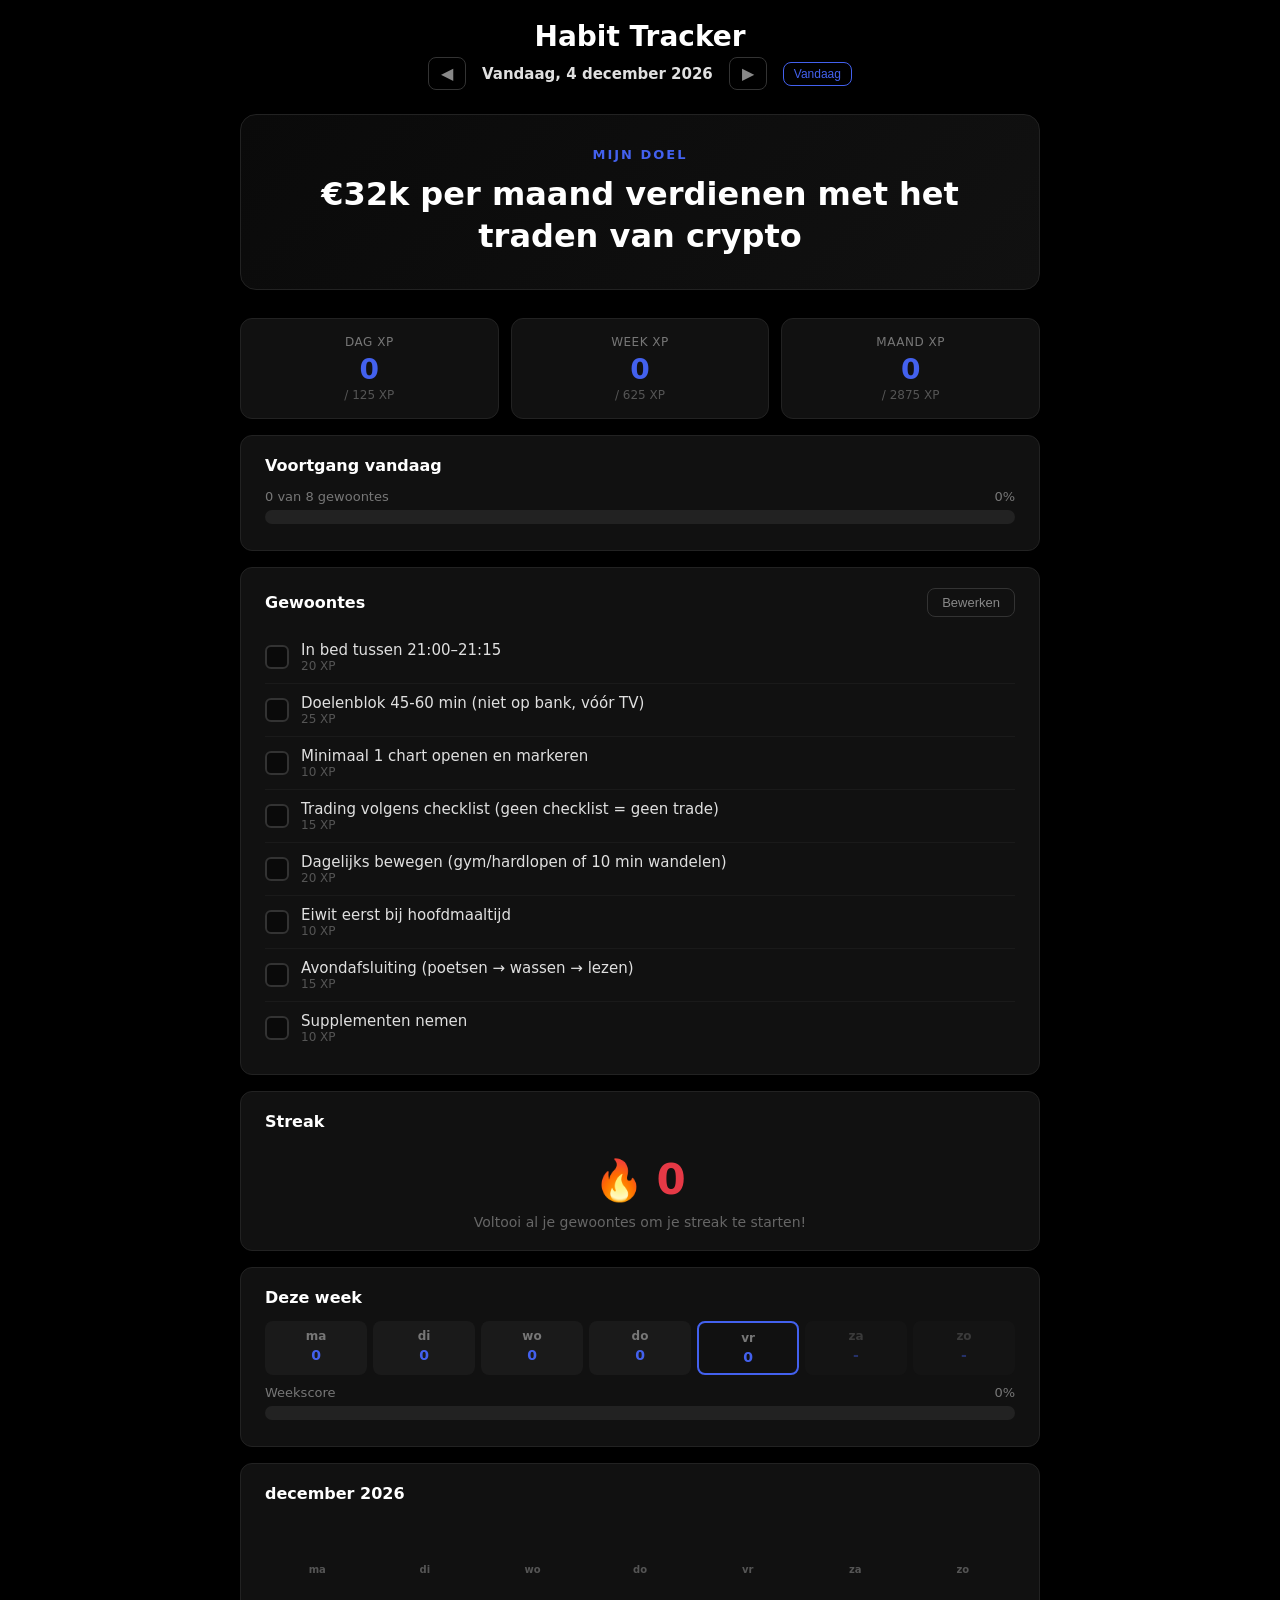
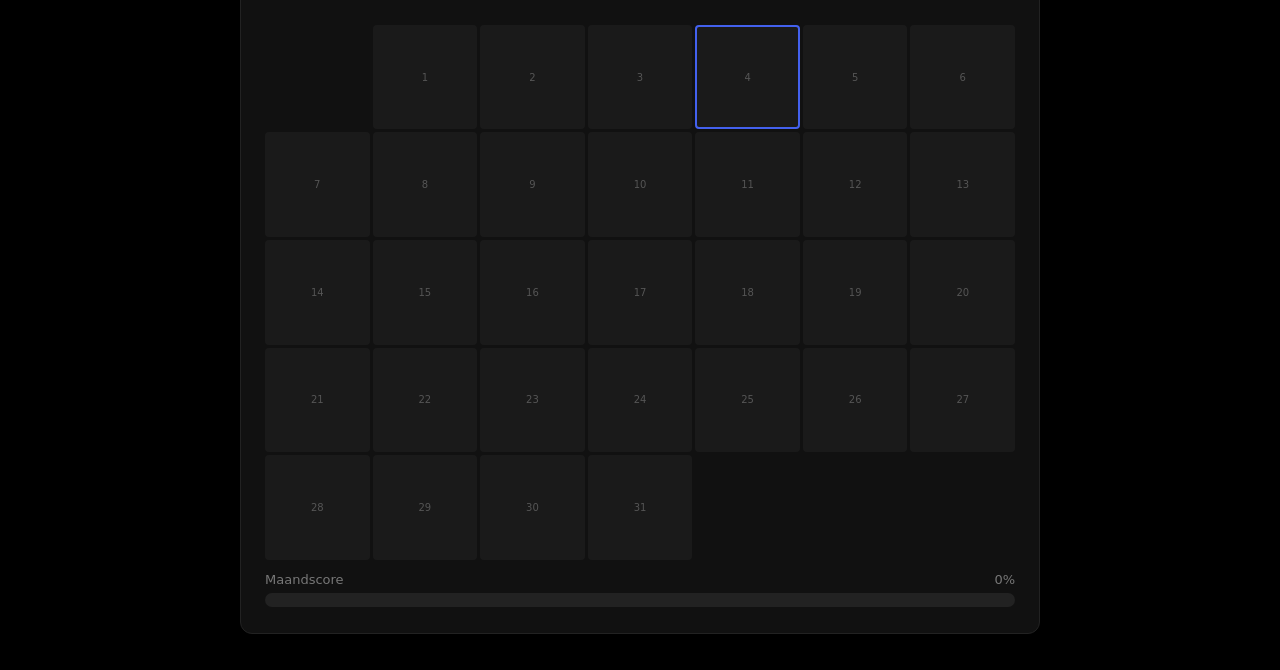
<file: index.html>
<!DOCTYPE html>
<html lang="nl">
<head>
    <meta charset="UTF-8">
    <meta name="viewport" content="width=device-width, initial-scale=1.0">
    <title>Habit Tracker Dashboard</title>
    <style>
        /* ===== RESET & BASE ===== */
        *, *::before, *::after { box-sizing: border-box; margin: 0; padding: 0; }

        body {
            font-family: 'Segoe UI', system-ui, -apple-system, sans-serif;
            background: #000;
            color: #e0e0e0;
            min-height: 100vh;
            padding: 20px;
        }

        /* ===== LAYOUT ===== */
        .dashboard {
            max-width: 800px;
            margin: 0 auto;
        }

        .header {
            text-align: center;
            margin-bottom: 24px;
        }

        .header h1 {
            font-size: 28px;
            color: #fff;
            margin-bottom: 4px;
        }

        .header .date-display {
            font-size: 15px;
            color: #888;
        }

        /* ===== GOAL BANNER ===== */
        .goal-banner {
            text-align: center;
            padding: 32px 20px;
            margin-bottom: 28px;
            border: 1px solid #222;
            border-radius: 16px;
            background: linear-gradient(135deg, #0a0a0a, #111);
        }

        .goal-label {
            font-size: 13px;
            text-transform: uppercase;
            letter-spacing: 2px;
            color: #4361ee;
            margin-bottom: 12px;
            font-weight: 700;
        }

        .goal-text {
            font-size: 32px;
            font-weight: 800;
            color: #fff;
            line-height: 1.3;
        }

        /* ===== CARDS ===== */
        .card {
            background: #111;
            border-radius: 12px;
            padding: 20px 24px;
            margin-bottom: 16px;
            border: 1px solid #222;
        }

        .card-title {
            font-size: 16px;
            font-weight: 700;
            margin-bottom: 14px;
            color: #fff;
            display: flex;
            align-items: center;
            gap: 8px;
        }

        /* ===== SCORE STRIP ===== */
        .score-strip {
            display: grid;
            grid-template-columns: repeat(3, 1fr);
            gap: 12px;
            margin-bottom: 16px;
        }

        .score-box {
            background: #111;
            border-radius: 12px;
            padding: 16px;
            text-align: center;
            border: 1px solid #222;
        }

        .score-box .label {
            font-size: 12px;
            text-transform: uppercase;
            letter-spacing: 0.5px;
            color: #777;
            margin-bottom: 4px;
        }

        .score-box .value {
            font-size: 28px;
            font-weight: 800;
            color: #4361ee;
        }

        .score-box .sub {
            font-size: 12px;
            color: #555;
            margin-top: 2px;
        }

        /* ===== PROGRESS BAR ===== */
        .progress-container {
            margin-bottom: 6px;
        }

        .progress-header {
            display: flex;
            justify-content: space-between;
            font-size: 13px;
            color: #777;
            margin-bottom: 6px;
        }

        .progress-bar {
            width: 100%;
            height: 14px;
            background: #222;
            border-radius: 7px;
            overflow: hidden;
        }

        .progress-fill {
            height: 100%;
            background: linear-gradient(90deg, #4361ee, #3a86ff);
            border-radius: 7px;
            transition: width 0.4s ease;
            min-width: 0;
        }

        .progress-fill.complete {
            background: linear-gradient(90deg, #2ec4b6, #06d6a0);
        }

        /* ===== HABIT LIST ===== */
        .habit-item {
            display: flex;
            align-items: center;
            padding: 10px 0;
            border-bottom: 1px solid #1a1a1a;
            gap: 12px;
        }

        .habit-item:last-child { border-bottom: none; }

        .habit-checkbox {
            width: 24px;
            height: 24px;
            border-radius: 6px;
            border: 2px solid #333;
            cursor: pointer;
            display: flex;
            align-items: center;
            justify-content: center;
            flex-shrink: 0;
            transition: all 0.2s;
            background: #0a0a0a;
        }

        .habit-checkbox.checked {
            background: #4361ee;
            border-color: #4361ee;
        }

        .habit-checkbox.checked::after {
            content: '✓';
            color: #fff;
            font-size: 14px;
            font-weight: 700;
        }

        .habit-info {
            flex: 1;
        }

        .habit-name {
            font-size: 15px;
            font-weight: 500;
            color: #e0e0e0;
        }

        .habit-xp {
            font-size: 12px;
            color: #555;
        }

        .habit-name.done {
            text-decoration: line-through;
            color: #444;
        }

        /* ===== STREAK ===== */
        .streak-display {
            display: flex;
            align-items: center;
            justify-content: center;
            gap: 12px;
            padding: 10px 0;
        }

        .streak-fire {
            font-size: 40px;
            line-height: 1;
        }

        .streak-count {
            font-size: 42px;
            font-weight: 800;
            color: #e63946;
        }

        .streak-label {
            font-size: 14px;
            color: #666;
            text-align: center;
        }

        /* ===== WEEK VIEW ===== */
        .week-row {
            display: grid;
            grid-template-columns: repeat(7, 1fr);
            gap: 6px;
            margin-bottom: 10px;
        }

        .week-day {
            text-align: center;
            padding: 8px 4px;
            border-radius: 8px;
            font-size: 12px;
            background: #1a1a1a;
        }

        .week-day .day-label {
            font-weight: 700;
            margin-bottom: 4px;
            color: #777;
        }

        .week-day .day-score {
            font-weight: 800;
            color: #4361ee;
            font-size: 14px;
        }

        .week-day.today {
            background: #111;
            border: 2px solid #4361ee;
        }

        .week-day.complete {
            background: #0a2e1f;
        }

        .week-day.weekend {
            opacity: 0.4;
        }

        .week-day.weekend.active {
            opacity: 1;
        }

        /* ===== CONGRATULATIONS ===== */
        .congrats {
            display: none;
            background: linear-gradient(135deg, #064e3b, #0a3d3d);
            color: #fff;
            border-radius: 12px;
            padding: 20px;
            text-align: center;
            margin-bottom: 16px;
            animation: slideIn 0.4s ease;
            border: 1px solid #0d6e4f;
        }

        .congrats.show { display: block; }

        .congrats .congrats-icon { font-size: 36px; margin-bottom: 6px; }
        .congrats .congrats-text { font-size: 18px; font-weight: 700; }
        .congrats .congrats-sub { font-size: 13px; opacity: 0.9; margin-top: 4px; }

        @keyframes slideIn {
            from { transform: translateY(-10px); opacity: 0; }
            to { transform: translateY(0); opacity: 1; }
        }

        /* ===== SETTINGS / EDIT PANEL ===== */
        .settings-btn {
            background: none;
            border: 1px solid #333;
            border-radius: 8px;
            padding: 6px 14px;
            font-size: 13px;
            cursor: pointer;
            color: #888;
            transition: all 0.2s;
        }

        .settings-btn:hover {
            background: #1a1a1a;
            border-color: #555;
        }

        .edit-panel {
            display: none;
            margin-top: 14px;
            border-top: 1px solid #222;
            padding-top: 14px;
        }

        .edit-panel.show { display: block; }

        .edit-row {
            display: flex;
            align-items: center;
            gap: 8px;
            margin-bottom: 8px;
        }

        .edit-row input[type="text"] {
            flex: 1;
            padding: 8px 12px;
            border: 1px solid #333;
            border-radius: 8px;
            font-size: 14px;
            background: #0a0a0a;
            color: #e0e0e0;
        }

        .edit-row input[type="number"] {
            width: 70px;
            padding: 8px 10px;
            border: 1px solid #333;
            border-radius: 8px;
            font-size: 14px;
            text-align: center;
            background: #0a0a0a;
            color: #e0e0e0;
        }

        .edit-row button {
            padding: 8px 12px;
            border: none;
            border-radius: 8px;
            cursor: pointer;
            font-size: 13px;
        }

        .btn-remove {
            background: #2a0a0a;
            color: #e63946;
        }

        .btn-remove:hover { background: #3a1010; }

        .btn-add {
            background: #4361ee;
            color: #fff;
            width: 100%;
            padding: 10px;
            font-weight: 600;
            margin-top: 4px;
        }

        .btn-add:hover { background: #3651d4; }

        /* ===== WEEKEND TOGGLE ===== */
        .toggle-row {
            display: flex;
            align-items: center;
            justify-content: space-between;
            padding: 8px 0;
        }

        .toggle-row label {
            font-size: 14px;
            color: #888;
        }

        .toggle-switch {
            position: relative;
            width: 44px;
            height: 24px;
        }

        .toggle-switch input {
            opacity: 0;
            width: 0;
            height: 0;
        }

        .toggle-slider {
            position: absolute;
            cursor: pointer;
            top: 0; left: 0; right: 0; bottom: 0;
            background: #333;
            border-radius: 12px;
            transition: 0.3s;
        }

        .toggle-slider::before {
            content: '';
            position: absolute;
            width: 18px;
            height: 18px;
            left: 3px;
            bottom: 3px;
            background: #fff;
            border-radius: 50%;
            transition: 0.3s;
        }

        .toggle-switch input:checked + .toggle-slider {
            background: #4361ee;
        }

        .toggle-switch input:checked + .toggle-slider::before {
            transform: translateX(20px);
        }

        /* ===== NAV DATE ===== */
        .date-nav {
            display: flex;
            align-items: center;
            justify-content: center;
            gap: 16px;
            margin-bottom: 4px;
        }

        .date-nav button {
            background: none;
            border: 1px solid #333;
            border-radius: 8px;
            padding: 6px 12px;
            cursor: pointer;
            font-size: 16px;
            color: #888;
        }

        .date-nav button:hover { background: #1a1a1a; }

        .date-nav .current-date {
            font-size: 15px;
            font-weight: 600;
            min-width: 180px;
            text-align: center;
            color: #e0e0e0;
        }

        .today-btn {
            font-size: 12px !important;
            padding: 4px 10px !important;
            color: #4361ee !important;
            border-color: #4361ee !important;
        }

        /* ===== MONTH GRID ===== */
        .month-grid {
            display: grid;
            grid-template-columns: repeat(7, 1fr);
            gap: 3px;
        }

        .month-grid .mg-day {
            aspect-ratio: 1;
            border-radius: 4px;
            background: #1a1a1a;
            display: flex;
            align-items: center;
            justify-content: center;
            font-size: 10px;
            color: #555;
        }

        .month-grid .mg-day.has-data { background: #0c1a3a; color: #4361ee; font-weight: 600; }
        .month-grid .mg-day.perfect { background: #064e3b; color: #06d6a0; }
        .month-grid .mg-day.today-cell { border: 2px solid #4361ee; }

        /* ===== RESPONSIVE ===== */
        @media (max-width: 500px) {
            body { padding: 10px; }
            .score-strip { grid-template-columns: 1fr; }
            .score-box .value { font-size: 22px; }
            .goal-text { font-size: 22px; }
        }
    </style>
</head>
<body>

<div class="dashboard">
    <!-- HEADER -->
    <div class="header">
        <h1>Habit Tracker</h1>
        <div class="date-nav">
            <button onclick="navigateDay(-1)">&#9664;</button>
            <span class="current-date" id="currentDate"></span>
            <button onclick="navigateDay(1)">&#9654;</button>
            <button class="today-btn" onclick="goToToday()">Vandaag</button>
        </div>
    </div>

    <!-- GOAL -->
    <div class="goal-banner">
        <div class="goal-label">Mijn doel</div>
        <div class="goal-text">€32k per maand verdienen met het traden van crypto</div>
    </div>

    <!-- CONGRATULATIONS -->
    <div class="congrats" id="congrats">
        <div class="congrats-icon" id="congratsIcon"></div>
        <div class="congrats-text" id="congratsText"></div>
        <div class="congrats-sub" id="congratsSub"></div>
    </div>

    <!-- SCORE STRIP -->
    <div class="score-strip">
        <div class="score-box">
            <div class="label">Dag XP</div>
            <div class="value" id="dayXP">0</div>
            <div class="sub" id="dayMax">/ 0 XP</div>
        </div>
        <div class="score-box">
            <div class="label">Week XP</div>
            <div class="value" id="weekXP">0</div>
            <div class="sub" id="weekMax">/ 0 XP</div>
        </div>
        <div class="score-box">
            <div class="label">Maand XP</div>
            <div class="value" id="monthXP">0</div>
            <div class="sub" id="monthMax">/ 0 XP</div>
        </div>
    </div>

    <!-- DAY PROGRESS -->
    <div class="card">
        <div class="card-title">Voortgang vandaag</div>
        <div class="progress-container">
            <div class="progress-header">
                <span id="progressLabel">0 van 0 gewoontes</span>
                <span id="progressPercent">0%</span>
            </div>
            <div class="progress-bar">
                <div class="progress-fill" id="progressFill" style="width: 0%"></div>
            </div>
        </div>
    </div>

    <!-- DAILY CHECKLIST -->
    <div class="card">
        <div class="card-title" style="justify-content: space-between;">
            <span>Gewoontes</span>
            <button class="settings-btn" onclick="toggleEditPanel()">Bewerken</button>
        </div>
        <div id="habitList"></div>

        <!-- EDIT PANEL -->
        <div class="edit-panel" id="editPanel">
            <div id="editList"></div>
            <button class="btn-add" onclick="addHabit()">+ Gewoonte toevoegen</button>
            <div class="toggle-row" style="margin-top: 12px;">
                <label>Weekenden meetellen</label>
                <div class="toggle-switch">
                    <input type="checkbox" id="weekendToggle" onchange="toggleWeekends()">
                    <span class="toggle-slider"></span>
                </div>
            </div>
        </div>
    </div>

    <!-- STREAK -->
    <div class="card">
        <div class="card-title">Streak</div>
        <div class="streak-display">
            <span class="streak-fire">🔥</span>
            <span class="streak-count" id="streakCount">0</span>
        </div>
        <div class="streak-label" id="streakLabel">Voltooi al je gewoontes om je streak te starten!</div>
    </div>

    <!-- WEEK VIEW -->
    <div class="card">
        <div class="card-title">Deze week</div>
        <div class="week-row" id="weekRow"></div>
        <div class="progress-container">
            <div class="progress-header">
                <span>Weekscore</span>
                <span id="weekPercent">0%</span>
            </div>
            <div class="progress-bar">
                <div class="progress-fill" id="weekFill" style="width: 0%"></div>
            </div>
        </div>
    </div>

    <!-- MONTH VIEW -->
    <div class="card">
        <div class="card-title" id="monthTitle">Maandoverzicht</div>
        <div class="month-grid" id="monthGrid"></div>
        <div class="progress-container" style="margin-top: 12px;">
            <div class="progress-header">
                <span>Maandscore</span>
                <span id="monthPercent">0%</span>
            </div>
            <div class="progress-bar">
                <div class="progress-fill" id="monthFill" style="width: 0%"></div>
            </div>
        </div>
    </div>
</div>

<script>
// ===== DATA MODEL =====
// Stored in localStorage:
// "habits"       → [{id, name, xp}]
// "log_YYYY-MM-DD" → {completed: [habitId, ...]}
// "settings"     → {includeWeekends: bool}

const STORAGE_HABITS = 'ht_habits';
const STORAGE_SETTINGS = 'ht_settings';

const DEFAULT_HABITS = [
    { id: 1, name: 'In bed tussen 21:00–21:15', xp: 20 },
    { id: 2, name: 'Doelenblok 45-60 min (niet op bank, vóór TV)', xp: 25 },
    { id: 3, name: 'Minimaal 1 chart openen en markeren', xp: 10 },
    { id: 4, name: 'Trading volgens checklist (geen checklist = geen trade)', xp: 15 },
    { id: 5, name: 'Dagelijks bewegen (gym/hardlopen of 10 min wandelen)', xp: 20 },
    { id: 6, name: 'Eiwit eerst bij hoofdmaaltijd', xp: 10 },
    { id: 7, name: 'Avondafsluiting (poetsen → wassen → lezen)', xp: 15 },
    { id: 8, name: 'Supplementen nemen', xp: 10 },
];

const DAY_NAMES_SHORT = ['zo', 'ma', 'di', 'wo', 'do', 'vr', 'za'];
const MONTH_NAMES = ['januari', 'februari', 'maart', 'april', 'mei', 'juni',
    'juli', 'augustus', 'september', 'oktober', 'november', 'december'];

let currentViewDate = new Date();
let habits = [];
let settings = { includeWeekends: false };

// ===== INIT =====
function init() {
    loadData();
    render();
}

function loadData() {
    const stored = localStorage.getItem(STORAGE_HABITS);
    if (stored) {
        habits = JSON.parse(stored);
    } else {
        habits = DEFAULT_HABITS.map(h => ({ ...h }));
        saveHabits();
    }

    const storedSettings = localStorage.getItem(STORAGE_SETTINGS);
    if (storedSettings) {
        settings = JSON.parse(storedSettings);
    }
}

function saveHabits() {
    localStorage.setItem(STORAGE_HABITS, JSON.stringify(habits));
}

function saveSettings() {
    localStorage.setItem(STORAGE_SETTINGS, JSON.stringify(settings));
}

function getLogKey(date) {
    return 'ht_log_' + formatDate(date);
}

function formatDate(date) {
    const y = date.getFullYear();
    const m = String(date.getMonth() + 1).padStart(2, '0');
    const d = String(date.getDate()).padStart(2, '0');
    return `${y}-${m}-${d}`;
}

function getDayLog(date) {
    const raw = localStorage.getItem(getLogKey(date));
    if (raw) return JSON.parse(raw);
    return { completed: [] };
}

function saveDayLog(date, log) {
    localStorage.setItem(getLogKey(date), JSON.stringify(log));
}

// ===== SCORING LOGIC =====
// Day XP = sum of XP for all completed habits that day
// Week XP = sum of day XP for Mon-Fri (or Mon-Sun if weekends enabled)
// Month XP = sum of all day XP in the current month
// Day Max XP = sum of all habit XP values
// Streak = consecutive days (backwards from today) where all habits were completed

function getDayXP(date) {
    const log = getDayLog(date);
    let total = 0;
    for (const id of log.completed) {
        const habit = habits.find(h => h.id === id);
        if (habit) total += habit.xp;
    }
    return total;
}

function getMaxDayXP() {
    return habits.reduce((sum, h) => sum + h.xp, 0);
}

function isDayComplete(date) {
    const log = getDayLog(date);
    return habits.length > 0 && habits.every(h => log.completed.includes(h.id));
}

function isCountedDay(date) {
    const dow = date.getDay(); // 0=Sun, 6=Sat
    if (dow === 0 || dow === 6) return settings.includeWeekends;
    return true;
}

function getWeekDates(date) {
    const d = new Date(date);
    const dow = d.getDay();
    const monday = new Date(d);
    monday.setDate(d.getDate() - ((dow + 6) % 7)); // go to Monday
    const dates = [];
    for (let i = 0; i < 7; i++) {
        const day = new Date(monday);
        day.setDate(monday.getDate() + i);
        dates.push(day);
    }
    return dates;
}

function getWeekXP(date) {
    const days = getWeekDates(date);
    let total = 0;
    for (const d of days) {
        if (isCountedDay(d)) total += getDayXP(d);
    }
    return total;
}

function getWeekMaxXP(date) {
    const days = getWeekDates(date);
    const maxDay = getMaxDayXP();
    let count = 0;
    for (const d of days) {
        if (isCountedDay(d)) count++;
    }
    return maxDay * count;
}

function getMonthXP(date) {
    const year = date.getFullYear();
    const month = date.getMonth();
    let total = 0;
    const daysInMonth = new Date(year, month + 1, 0).getDate();
    for (let i = 1; i <= daysInMonth; i++) {
        const d = new Date(year, month, i);
        if (isCountedDay(d)) total += getDayXP(d);
    }
    return total;
}

function getMonthMaxXP(date) {
    const year = date.getFullYear();
    const month = date.getMonth();
    const maxDay = getMaxDayXP();
    const daysInMonth = new Date(year, month + 1, 0).getDate();
    let count = 0;
    for (let i = 1; i <= daysInMonth; i++) {
        const d = new Date(year, month, i);
        if (isCountedDay(d)) count++;
    }
    return maxDay * count;
}

function getStreak() {
    let streak = 0;
    const today = new Date();
    today.setHours(0, 0, 0, 0);
    let d = new Date(today);

    // If today isn't complete yet, still allow streak from yesterday
    if (!isDayComplete(d)) {
        // Check if today should be counted
        if (isCountedDay(d)) {
            // Today not done yet; streak counts from yesterday
            d.setDate(d.getDate() - 1);
        } else {
            d.setDate(d.getDate() - 1);
        }
    }

    while (true) {
        if (!isCountedDay(d)) {
            // Skip non-counted days (weekends when disabled)
            d.setDate(d.getDate() - 1);
            continue;
        }
        if (isDayComplete(d)) {
            streak++;
            d.setDate(d.getDate() - 1);
        } else {
            break;
        }
    }
    return streak;
}

// ===== RENDERING =====
function render() {
    renderDate();
    renderScores();
    renderProgress();
    renderHabits();
    renderStreak();
    renderWeek();
    renderMonth();
    checkCongrats();
    document.getElementById('weekendToggle').checked = settings.includeWeekends;
}

function renderDate() {
    const d = currentViewDate;
    const today = new Date();
    const isToday = formatDate(d) === formatDate(today);
    const dayName = ['zondag', 'maandag', 'dinsdag', 'woensdag', 'donderdag', 'vrijdag', 'zaterdag'][d.getDay()];
    const monthName = MONTH_NAMES[d.getMonth()];
    const label = isToday ? 'Vandaag' : `${dayName}`;
    document.getElementById('currentDate').textContent =
        `${label}, ${d.getDate()} ${monthName} ${d.getFullYear()}`;
}

function renderScores() {
    const dayXP = getDayXP(currentViewDate);
    const maxDay = getMaxDayXP();
    const weekXP = getWeekXP(currentViewDate);
    const weekMax = getWeekMaxXP(currentViewDate);
    const monthXP = getMonthXP(currentViewDate);
    const monthMax = getMonthMaxXP(currentViewDate);

    document.getElementById('dayXP').textContent = dayXP;
    document.getElementById('dayMax').textContent = `/ ${maxDay} XP`;
    document.getElementById('weekXP').textContent = weekXP;
    document.getElementById('weekMax').textContent = `/ ${weekMax} XP`;
    document.getElementById('monthXP').textContent = monthXP;
    document.getElementById('monthMax').textContent = `/ ${monthMax} XP`;
}

function renderProgress() {
    const log = getDayLog(currentViewDate);
    const done = habits.filter(h => log.completed.includes(h.id)).length;
    const total = habits.length;
    const pct = total > 0 ? Math.round((done / total) * 100) : 0;

    document.getElementById('progressLabel').textContent = `${done} van ${total} gewoontes`;
    document.getElementById('progressPercent').textContent = `${pct}%`;
    const fill = document.getElementById('progressFill');
    fill.style.width = pct + '%';
    fill.classList.toggle('complete', pct === 100);
}

function renderHabits() {
    const log = getDayLog(currentViewDate);
    const container = document.getElementById('habitList');
    container.innerHTML = '';

    for (const habit of habits) {
        const checked = log.completed.includes(habit.id);
        const item = document.createElement('div');
        item.className = 'habit-item';
        item.innerHTML = `
            <div class="habit-checkbox ${checked ? 'checked' : ''}"
                 onclick="toggleHabit(${habit.id})"></div>
            <div class="habit-info">
                <div class="habit-name ${checked ? 'done' : ''}">${escapeHtml(habit.name)}</div>
                <div class="habit-xp">${habit.xp} XP</div>
            </div>
        `;
        container.appendChild(item);
    }
}

function renderStreak() {
    const streak = getStreak();
    document.getElementById('streakCount').textContent = streak;
    if (streak === 0) {
        document.getElementById('streakLabel').textContent = 'Voltooi al je gewoontes om je streak te starten!';
    } else if (streak === 1) {
        document.getElementById('streakLabel').textContent = '1 dag op rij — goed begin!';
    } else {
        document.getElementById('streakLabel').textContent = `${streak} dagen op rij — geweldig!`;
    }
}

function renderWeek() {
    const days = getWeekDates(currentViewDate);
    const today = new Date();
    const container = document.getElementById('weekRow');
    container.innerHTML = '';

    for (const d of days) {
        const dow = d.getDay();
        const isToday = formatDate(d) === formatDate(today);
        const isWeekend = dow === 0 || dow === 6;
        const active = !isWeekend || settings.includeWeekends;
        const xp = active ? getDayXP(d) : '-';
        const complete = active && isDayComplete(d);

        let classes = 'week-day';
        if (isToday) classes += ' today';
        if (complete) classes += ' complete';
        if (isWeekend) classes += ' weekend';
        if (isWeekend && settings.includeWeekends) classes += ' active';

        const dayEl = document.createElement('div');
        dayEl.className = classes;
        dayEl.innerHTML = `
            <div class="day-label">${DAY_NAMES_SHORT[dow]}</div>
            <div class="day-score">${xp}</div>
        `;
        container.appendChild(dayEl);
    }

    // Week progress
    const weekXP = getWeekXP(currentViewDate);
    const weekMax = getWeekMaxXP(currentViewDate);
    const pct = weekMax > 0 ? Math.round((weekXP / weekMax) * 100) : 0;
    document.getElementById('weekPercent').textContent = pct + '%';
    const fill = document.getElementById('weekFill');
    fill.style.width = pct + '%';
    fill.classList.toggle('complete', pct === 100);
}

function renderMonth() {
    const year = currentViewDate.getFullYear();
    const month = currentViewDate.getMonth();
    const today = new Date();
    const daysInMonth = new Date(year, month + 1, 0).getDate();
    const firstDow = new Date(year, month, 1).getDay();
    // Adjust so Monday = 0
    const offset = (firstDow + 6) % 7;

    document.getElementById('monthTitle').textContent =
        `${MONTH_NAMES[month]} ${year}`;

    const grid = document.getElementById('monthGrid');
    grid.innerHTML = '';

    // Header row
    const dayHeaders = ['ma', 'di', 'wo', 'do', 'vr', 'za', 'zo'];
    for (const dh of dayHeaders) {
        const el = document.createElement('div');
        el.className = 'mg-day';
        el.style.background = 'none';
        el.style.fontWeight = '700';
        el.style.color = '#555';
        el.textContent = dh;
        grid.appendChild(el);
    }

    // Empty cells before the 1st
    for (let i = 0; i < offset; i++) {
        const el = document.createElement('div');
        el.className = 'mg-day';
        el.style.background = 'none';
        grid.appendChild(el);
    }

    // Day cells
    for (let i = 1; i <= daysInMonth; i++) {
        const d = new Date(year, month, i);
        const el = document.createElement('div');
        let classes = 'mg-day';

        const log = getDayLog(d);
        if (log.completed.length > 0) classes += ' has-data';
        if (isDayComplete(d)) classes += ' perfect';
        if (formatDate(d) === formatDate(today)) classes += ' today-cell';

        el.className = classes;
        el.textContent = i;
        grid.appendChild(el);
    }

    // Month progress
    const monthXP = getMonthXP(currentViewDate);
    const monthMax = getMonthMaxXP(currentViewDate);
    const pct = monthMax > 0 ? Math.round((monthXP / monthMax) * 100) : 0;
    document.getElementById('monthPercent').textContent = pct + '%';
    const fill = document.getElementById('monthFill');
    fill.style.width = pct + '%';
    fill.classList.toggle('complete', pct === 100);
}

function checkCongrats() {
    const el = document.getElementById('congrats');
    const iconEl = document.getElementById('congratsIcon');
    const textEl = document.getElementById('congratsText');
    const subEl = document.getElementById('congratsSub');

    // Check month first (highest priority), then week, then day
    const monthXP = getMonthXP(currentViewDate);
    const monthMax = getMonthMaxXP(currentViewDate);
    const weekXP = getWeekXP(currentViewDate);
    const weekMax = getWeekMaxXP(currentViewDate);
    const dayComplete = isDayComplete(currentViewDate);

    if (monthMax > 0 && monthXP >= monthMax) {
        el.classList.add('show');
        iconEl.textContent = '🏆';
        textEl.textContent = 'Perfecte maand!';
        subEl.textContent = 'Alle gewoontes de hele maand voltooid. Ongelooflijk!';
        return;
    }

    if (weekMax > 0 && weekXP >= weekMax) {
        el.classList.add('show');
        iconEl.textContent = '⭐';
        textEl.textContent = 'Perfecte week!';
        subEl.textContent = 'Alle gewoontes deze week voltooid. Ga zo door!';
        return;
    }

    if (dayComplete && habits.length > 0) {
        el.classList.add('show');
        iconEl.textContent = '🎉';
        textEl.textContent = 'Dag voltooid!';
        subEl.textContent = `Je hebt ${getMaxDayXP()} XP verdiend vandaag. Geweldig!`;
        return;
    }

    el.classList.remove('show');
}

// ===== ACTIONS =====
function toggleHabit(id) {
    const log = getDayLog(currentViewDate);
    const idx = log.completed.indexOf(id);
    if (idx === -1) {
        log.completed.push(id);
    } else {
        log.completed.splice(idx, 1);
    }
    saveDayLog(currentViewDate, log);
    render();
}

function navigateDay(delta) {
    currentViewDate.setDate(currentViewDate.getDate() + delta);
    render();
}

function goToToday() {
    currentViewDate = new Date();
    render();
}

function toggleWeekends() {
    settings.includeWeekends = document.getElementById('weekendToggle').checked;
    saveSettings();
    render();
}

function toggleEditPanel() {
    const panel = document.getElementById('editPanel');
    panel.classList.toggle('show');
    if (panel.classList.contains('show')) {
        renderEditList();
    }
}

function renderEditList() {
    const container = document.getElementById('editList');
    container.innerHTML = '';

    for (const habit of habits) {
        const row = document.createElement('div');
        row.className = 'edit-row';
        row.innerHTML = `
            <input type="text" value="${escapeHtml(habit.name)}"
                   onchange="updateHabitName(${habit.id}, this.value)">
            <input type="number" value="${habit.xp}" min="1" max="100"
                   onchange="updateHabitXP(${habit.id}, parseInt(this.value))">
            <span style="font-size:12px;color:#888;">XP</span>
            <button class="btn-remove" onclick="removeHabit(${habit.id})">✕</button>
        `;
        container.appendChild(row);
    }
}

function addHabit() {
    const maxId = habits.reduce((max, h) => Math.max(max, h.id), 0);
    habits.push({ id: maxId + 1, name: 'Nieuwe gewoonte', xp: 10 });
    saveHabits();
    renderEditList();
    render();
}

function removeHabit(id) {
    habits = habits.filter(h => h.id !== id);
    saveHabits();
    renderEditList();
    render();
}

function updateHabitName(id, name) {
    const h = habits.find(h => h.id === id);
    if (h) {
        h.name = name;
        saveHabits();
        render();
    }
}

function updateHabitXP(id, xp) {
    const h = habits.find(h => h.id === id);
    if (h && xp > 0) {
        h.xp = xp;
        saveHabits();
        render();
    }
}

// ===== UTILS =====
function escapeHtml(str) {
    const div = document.createElement('div');
    div.textContent = str;
    return div.innerHTML;
}

// ===== START =====
init();
</script>

</body>
</html>
</file>
